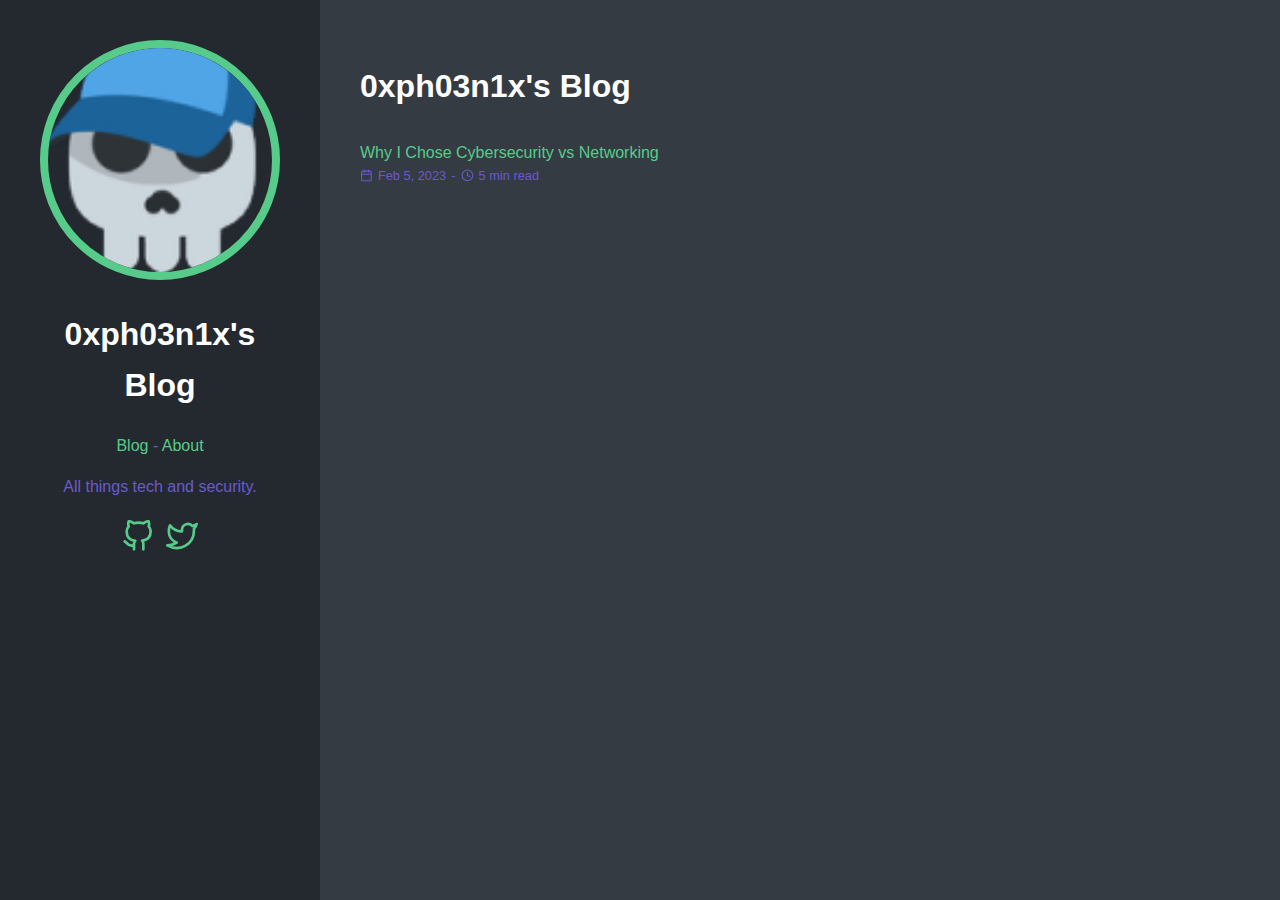
<file: index.html>
<!doctype html><html lang=en-us><head><title>0xph03n1x's Blog</title><link rel="shortcut icon" href=/favicon.ico><meta charset=utf-8><meta name=generator content="Hugo 0.110.0"><meta name=viewport content="width=device-width,initial-scale=1"><meta name=author content="0xph03n1x"><meta name=description content="All things tech and security."><link rel=stylesheet href=/css/main.min.f4b155b9c5dae14152161142c7b62af230585b72daf2a9248a0b385a9d16ac00.css><meta name=twitter:card content="summary"><meta name=twitter:title content="0xph03n1x's Blog"><meta name=twitter:description content="All things tech and security."><meta property="og:title" content="0xph03n1x's Blog"><meta property="og:description" content="All things tech and security."><meta property="og:type" content="website"><meta property="og:url" content="https://0xph03n1x.github.io/"></head><body><header class=app-header><a href=https://0xph03n1x.github.io/><img class=app-header-avatar src=/img/skull_cap.png alt=0xph03n1x></a>
<span class=app-header-title>0xph03n1x's Blog</span><nav class=app-header-menu><a class=app-header-menu-item href=/>Blog</a>
-
<a class=app-header-menu-item href=/about/>About</a></nav><p>All things tech and security.</p><div class=app-header-social><a href=https://github.com/0xph03n1x target=_blank rel="noreferrer noopener me"><svg viewBox="0 0 24 24" fill="none" stroke="currentcolor" stroke-width="2" stroke-linecap="round" stroke-linejoin="round" class="icon icon-github"><title>Github</title><path d="M9 19c-5 1.5-5-2.5-7-3m14 6v-3.87a3.37 3.37.0 00-.94-2.61c3.14-.35 6.44-1.54 6.44-7A5.44 5.44.0 0020 4.77 5.07 5.07.0 0019.91 1S18.73.65 16 2.48a13.38 13.38.0 00-7 0C6.27.65 5.09 1 5.09 1A5.07 5.07.0 005 4.77 5.44 5.44.0 003.5 8.55c0 5.42 3.3 6.61 6.44 7A3.37 3.37.0 009 18.13V22"/></svg></a><a href=https://twitter.com/pho3n1x86 target=_blank rel="noreferrer noopener me"><svg viewBox="0 0 24 24" fill="none" stroke="currentcolor" stroke-width="2" stroke-linecap="round" stroke-linejoin="round" class="icon icon-twitter"><title>Twitter</title><path d="M23 3a10.9 10.9.0 01-3.14 1.53 4.48 4.48.0 00-7.86 3v1A10.66 10.66.0 013 4s-4 9 5 13a11.64 11.64.0 01-7 2c9 5 20 0 20-11.5a4.5 4.5.0 00-.08-.83A7.72 7.72.0 0023 3z"/></svg></a></div></header><main class=app-container><article><h1>0xph03n1x's Blog</h1><ul class=posts-list><li class=posts-list-item><a class=posts-list-item-title href=https://0xph03n1x.github.io/posts/why_security/>Why I Chose Cybersecurity vs Networking</a>
<span class=posts-list-item-description><svg viewBox="0 0 24 24" fill="none" stroke="currentcolor" stroke-width="2" stroke-linecap="round" stroke-linejoin="round" class="icon icon-calendar"><title>calendar</title><rect x="3" y="4" width="18" height="18" rx="2" ry="2"/><line x1="16" y1="2" x2="16" y2="6"/><line x1="8" y1="2" x2="8" y2="6"/><line x1="3" y1="10" x2="21" y2="10"/></svg>Feb 5, 2023
<span class=posts-list-item-separator>-</span><svg viewBox="0 0 24 24" fill="none" stroke="currentcolor" stroke-width="2" stroke-linecap="round" stroke-linejoin="round" class="icon icon-clock"><title>clock</title><circle cx="12" cy="12" r="10"/><polyline points="12 6 12 12 16 14"/></svg>
5 min read</span></li></ul></article></main></body></html>
</file>
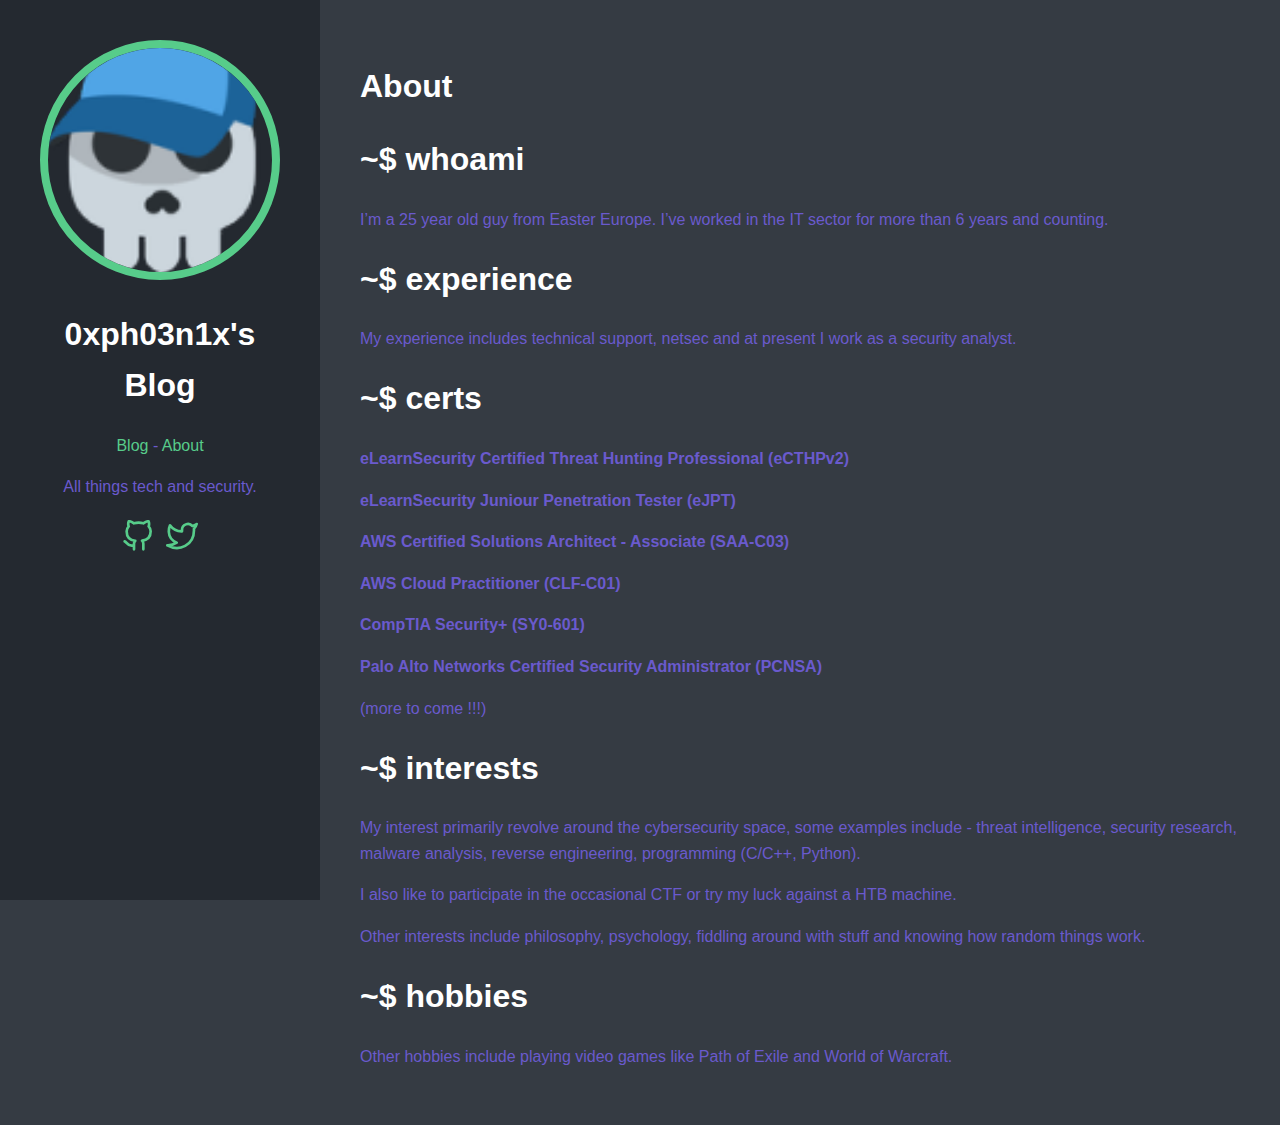
<file: about/index.html>
<!doctype html><html lang=en-us><head><title>About // 0xph03n1x's Blog</title><link rel="shortcut icon" href=/favicon.ico><meta charset=utf-8><meta name=generator content="Hugo 0.110.0"><meta name=viewport content="width=device-width,initial-scale=1"><meta name=author content="0xph03n1x"><meta name=description content><link rel=stylesheet href=/css/main.min.f4b155b9c5dae14152161142c7b62af230585b72daf2a9248a0b385a9d16ac00.css><meta name=twitter:card content="summary"><meta name=twitter:title content="About"><meta name=twitter:description content="~$ whoami I&rsquo;m a 25 year old guy from Easter Europe. I&rsquo;ve worked in the IT sector for more than 6 years and counting.
~$ experience My experience includes technical support, netsec and at present I work as a security analyst.
~$ certs eLearnSecurity Certified Threat Hunting Professional (eCTHPv2)
eLearnSecurity Juniour Penetration Tester (eJPT)
AWS Certified Solutions Architect - Associate (SAA-C03)
AWS Cloud Practitioner (CLF-C01)
CompTIA Security+ (SY0-601)
Palo Alto Networks Certified Security Administrator (PCNSA)"><meta property="og:title" content="About"><meta property="og:description" content="~$ whoami I&rsquo;m a 25 year old guy from Easter Europe. I&rsquo;ve worked in the IT sector for more than 6 years and counting.
~$ experience My experience includes technical support, netsec and at present I work as a security analyst.
~$ certs eLearnSecurity Certified Threat Hunting Professional (eCTHPv2)
eLearnSecurity Juniour Penetration Tester (eJPT)
AWS Certified Solutions Architect - Associate (SAA-C03)
AWS Cloud Practitioner (CLF-C01)
CompTIA Security+ (SY0-601)
Palo Alto Networks Certified Security Administrator (PCNSA)"><meta property="og:type" content="article"><meta property="og:url" content="https://0xph03n1x.github.io/about/"><meta property="article:section" content><meta property="article:published_time" content="2023-02-04T21:34:12+01:00"><meta property="article:modified_time" content="2023-02-04T21:34:12+01:00"></head><body><header class=app-header><a href=https://0xph03n1x.github.io/><img class=app-header-avatar src=/img/skull_cap.png alt=0xph03n1x></a>
<span class=app-header-title>0xph03n1x's Blog</span><nav class=app-header-menu><a class=app-header-menu-item href=/>Blog</a>
-
<a class=app-header-menu-item href=/about/>About</a></nav><p>All things tech and security.</p><div class=app-header-social><a href=https://github.com/0xph03n1x target=_blank rel="noreferrer noopener me"><svg viewBox="0 0 24 24" fill="none" stroke="currentcolor" stroke-width="2" stroke-linecap="round" stroke-linejoin="round" class="icon icon-github"><title>Github</title><path d="M9 19c-5 1.5-5-2.5-7-3m14 6v-3.87a3.37 3.37.0 00-.94-2.61c3.14-.35 6.44-1.54 6.44-7A5.44 5.44.0 0020 4.77 5.07 5.07.0 0019.91 1S18.73.65 16 2.48a13.38 13.38.0 00-7 0C6.27.65 5.09 1 5.09 1A5.07 5.07.0 005 4.77 5.44 5.44.0 003.5 8.55c0 5.42 3.3 6.61 6.44 7A3.37 3.37.0 009 18.13V22"/></svg></a><a href=https://twitter.com/pho3n1x86 target=_blank rel="noreferrer noopener me"><svg viewBox="0 0 24 24" fill="none" stroke="currentcolor" stroke-width="2" stroke-linecap="round" stroke-linejoin="round" class="icon icon-twitter"><title>Twitter</title><path d="M23 3a10.9 10.9.0 01-3.14 1.53 4.48 4.48.0 00-7.86 3v1A10.66 10.66.0 013 4s-4 9 5 13a11.64 11.64.0 01-7 2c9 5 20 0 20-11.5a4.5 4.5.0 00-.08-.83A7.72 7.72.0 0023 3z"/></svg></a></div></header><main class=app-container><article class=post><header class=post-header><h1 class=post-title>About</h1></header><div class=post-content><h1 id=-whoami>~$ whoami</h1><p>I&rsquo;m a 25 year old guy from Easter Europe. I&rsquo;ve worked in the IT sector for more than 6 years and counting.</p><h1 id=-experience>~$ experience</h1><p>My experience includes technical support, netsec and at present I work as a security analyst.</p><h1 id=-certs>~$ certs</h1><p><strong>eLearnSecurity Certified Threat Hunting Professional (eCTHPv2)</strong></p><p><strong>eLearnSecurity Juniour Penetration Tester (eJPT)</strong></p><p><strong>AWS Certified Solutions Architect - Associate (SAA-C03)</strong></p><p><strong>AWS Cloud Practitioner (CLF-C01)</strong></p><p><strong>CompTIA Security+ (SY0-601)</strong></p><p><strong>Palo Alto Networks Certified Security Administrator (PCNSA)</strong></p><p>(more to come !!!)</p><h1 id=-interests>~$ interests</h1><p>My interest primarily revolve around the cybersecurity space, some examples include - threat intelligence, security research, malware analysis, reverse engineering, programming (C/C++, Python).</p><p>I also like to participate in the occasional CTF or try my luck against a HTB machine.</p><p>Other interests include philosophy, psychology, fiddling around with stuff and knowing how random things work.</p><h1 id=-hobbies>~$ hobbies</h1><p>Other hobbies include playing video games like Path of Exile and World of Warcraft.</p></div><div class=post-footer></div></article></main></body></html>
</file>
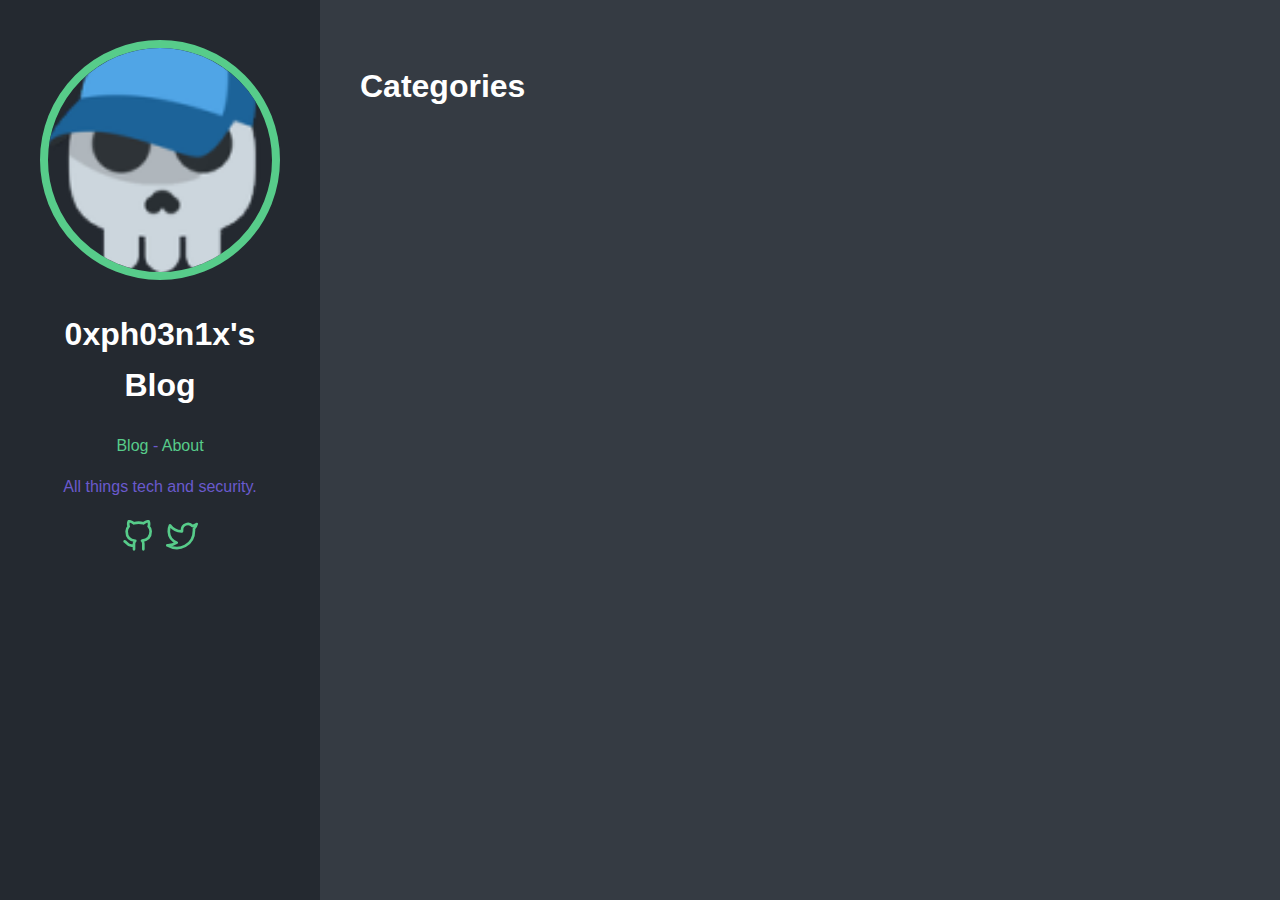
<file: categories/index.html>
<!doctype html><html lang=en-us><head><title>Categories // 0xph03n1x's Blog</title><link rel="shortcut icon" href=/favicon.ico><meta charset=utf-8><meta name=generator content="Hugo 0.110.0"><meta name=viewport content="width=device-width,initial-scale=1"><meta name=author content="0xph03n1x"><meta name=description content><link rel=stylesheet href=/css/main.min.f4b155b9c5dae14152161142c7b62af230585b72daf2a9248a0b385a9d16ac00.css><meta name=twitter:card content="summary"><meta name=twitter:title content="Categories"><meta name=twitter:description content="All things tech and security."><meta property="og:title" content="Categories"><meta property="og:description" content="All things tech and security."><meta property="og:type" content="website"><meta property="og:url" content="https://0xph03n1x.github.io/categories/"></head><body><header class=app-header><a href=https://0xph03n1x.github.io/><img class=app-header-avatar src=/img/skull_cap.png alt=0xph03n1x></a>
<span class=app-header-title>0xph03n1x's Blog</span><nav class=app-header-menu><a class=app-header-menu-item href=/>Blog</a>
-
<a class=app-header-menu-item href=/about/>About</a></nav><p>All things tech and security.</p><div class=app-header-social><a href=https://github.com/0xph03n1x target=_blank rel="noreferrer noopener me"><svg viewBox="0 0 24 24" fill="none" stroke="currentcolor" stroke-width="2" stroke-linecap="round" stroke-linejoin="round" class="icon icon-github"><title>Github</title><path d="M9 19c-5 1.5-5-2.5-7-3m14 6v-3.87a3.37 3.37.0 00-.94-2.61c3.14-.35 6.44-1.54 6.44-7A5.44 5.44.0 0020 4.77 5.07 5.07.0 0019.91 1S18.73.65 16 2.48a13.38 13.38.0 00-7 0C6.27.65 5.09 1 5.09 1A5.07 5.07.0 005 4.77 5.44 5.44.0 003.5 8.55c0 5.42 3.3 6.61 6.44 7A3.37 3.37.0 009 18.13V22"/></svg></a><a href=https://twitter.com/pho3n1x86 target=_blank rel="noreferrer noopener me"><svg viewBox="0 0 24 24" fill="none" stroke="currentcolor" stroke-width="2" stroke-linecap="round" stroke-linejoin="round" class="icon icon-twitter"><title>Twitter</title><path d="M23 3a10.9 10.9.0 01-3.14 1.53 4.48 4.48.0 00-7.86 3v1A10.66 10.66.0 013 4s-4 9 5 13a11.64 11.64.0 01-7 2c9 5 20 0 20-11.5a4.5 4.5.0 00-.08-.83A7.72 7.72.0 0023 3z"/></svg></a></div></header><main class=app-container><article><h1>Categories</h1><ul class=tags-list></ul></article></main></body></html>
</file>
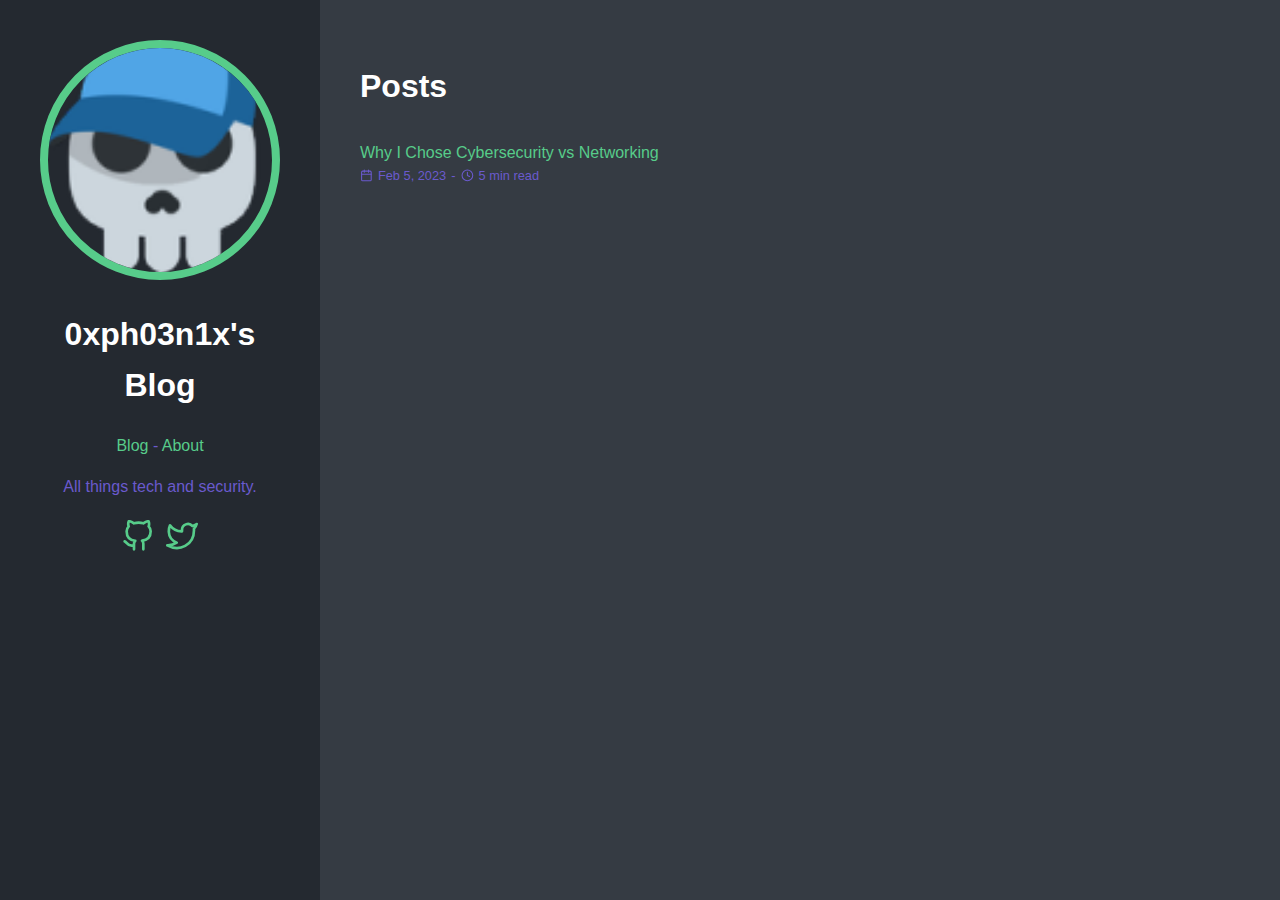
<file: posts/index.html>
<!doctype html><html lang=en-us><head><title>Posts // 0xph03n1x's Blog</title><link rel="shortcut icon" href=/favicon.ico><meta charset=utf-8><meta name=generator content="Hugo 0.110.0"><meta name=viewport content="width=device-width,initial-scale=1"><meta name=author content="0xph03n1x"><meta name=description content><link rel=stylesheet href=/css/main.min.f4b155b9c5dae14152161142c7b62af230585b72daf2a9248a0b385a9d16ac00.css><meta name=twitter:card content="summary"><meta name=twitter:title content="Posts"><meta name=twitter:description content="All things tech and security."><meta property="og:title" content="Posts"><meta property="og:description" content="All things tech and security."><meta property="og:type" content="website"><meta property="og:url" content="https://0xph03n1x.github.io/posts/"></head><body><header class=app-header><a href=https://0xph03n1x.github.io/><img class=app-header-avatar src=/img/skull_cap.png alt=0xph03n1x></a>
<span class=app-header-title>0xph03n1x's Blog</span><nav class=app-header-menu><a class=app-header-menu-item href=/>Blog</a>
-
<a class=app-header-menu-item href=/about/>About</a></nav><p>All things tech and security.</p><div class=app-header-social><a href=https://github.com/0xph03n1x target=_blank rel="noreferrer noopener me"><svg viewBox="0 0 24 24" fill="none" stroke="currentcolor" stroke-width="2" stroke-linecap="round" stroke-linejoin="round" class="icon icon-github"><title>Github</title><path d="M9 19c-5 1.5-5-2.5-7-3m14 6v-3.87a3.37 3.37.0 00-.94-2.61c3.14-.35 6.44-1.54 6.44-7A5.44 5.44.0 0020 4.77 5.07 5.07.0 0019.91 1S18.73.65 16 2.48a13.38 13.38.0 00-7 0C6.27.65 5.09 1 5.09 1A5.07 5.07.0 005 4.77 5.44 5.44.0 003.5 8.55c0 5.42 3.3 6.61 6.44 7A3.37 3.37.0 009 18.13V22"/></svg></a><a href=https://twitter.com/pho3n1x86 target=_blank rel="noreferrer noopener me"><svg viewBox="0 0 24 24" fill="none" stroke="currentcolor" stroke-width="2" stroke-linecap="round" stroke-linejoin="round" class="icon icon-twitter"><title>Twitter</title><path d="M23 3a10.9 10.9.0 01-3.14 1.53 4.48 4.48.0 00-7.86 3v1A10.66 10.66.0 013 4s-4 9 5 13a11.64 11.64.0 01-7 2c9 5 20 0 20-11.5a4.5 4.5.0 00-.08-.83A7.72 7.72.0 0023 3z"/></svg></a></div></header><main class=app-container><article><h1>Posts</h1><ul class=posts-list><li class=posts-list-item><a class=posts-list-item-title href=https://0xph03n1x.github.io/posts/why_security/>Why I Chose Cybersecurity vs Networking</a>
<span class=posts-list-item-description><svg viewBox="0 0 24 24" fill="none" stroke="currentcolor" stroke-width="2" stroke-linecap="round" stroke-linejoin="round" class="icon icon-calendar"><title>calendar</title><rect x="3" y="4" width="18" height="18" rx="2" ry="2"/><line x1="16" y1="2" x2="16" y2="6"/><line x1="8" y1="2" x2="8" y2="6"/><line x1="3" y1="10" x2="21" y2="10"/></svg>Feb 5, 2023
<span class=posts-list-item-separator>-</span><svg viewBox="0 0 24 24" fill="none" stroke="currentcolor" stroke-width="2" stroke-linecap="round" stroke-linejoin="round" class="icon icon-clock"><title>clock</title><circle cx="12" cy="12" r="10"/><polyline points="12 6 12 12 16 14"/></svg>
5 min read</span></li></ul></article></main></body></html>
</file>
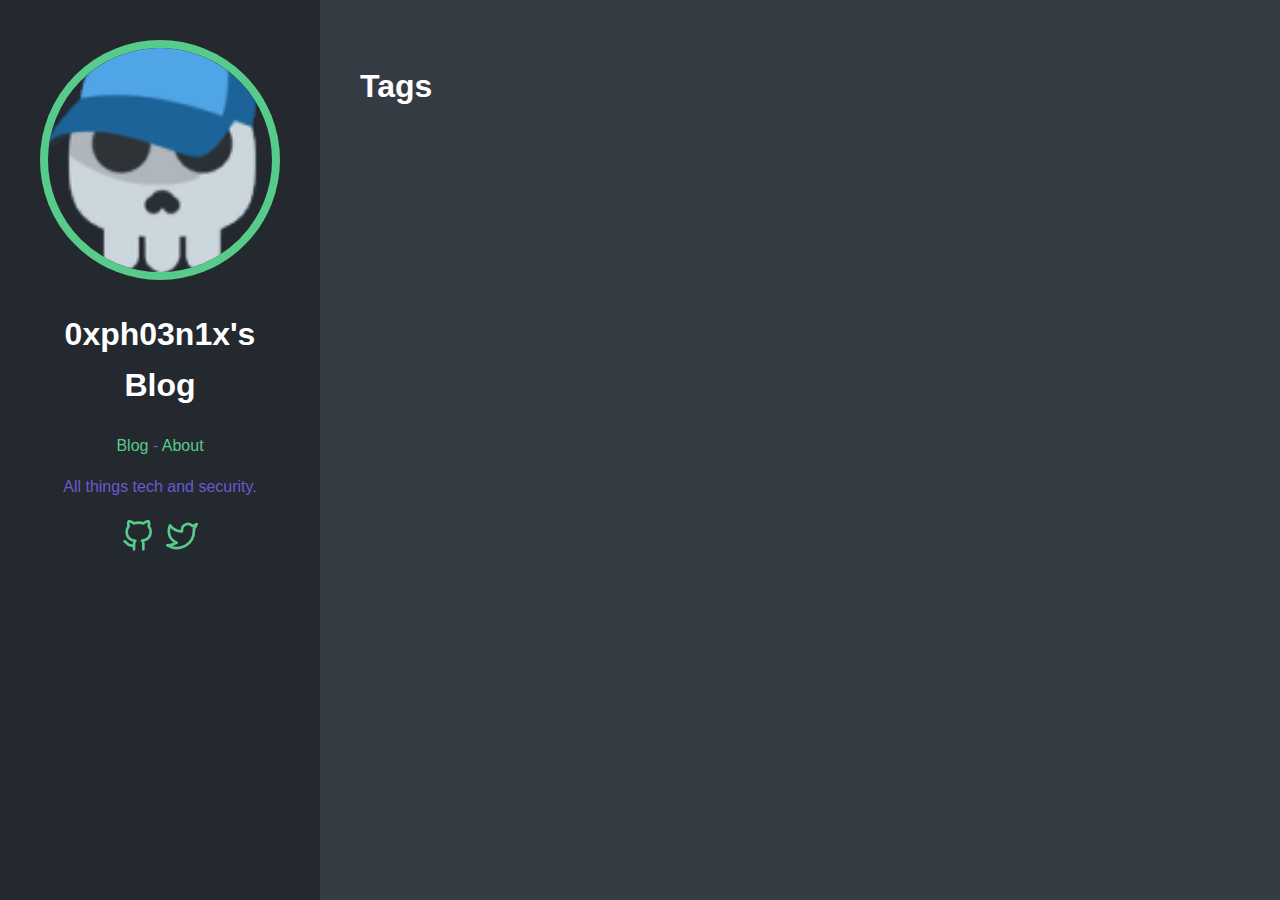
<file: tags/index.html>
<!doctype html><html lang=en-us><head><title>Tags // 0xph03n1x's Blog</title><link rel="shortcut icon" href=/favicon.ico><meta charset=utf-8><meta name=generator content="Hugo 0.110.0"><meta name=viewport content="width=device-width,initial-scale=1"><meta name=author content="0xph03n1x"><meta name=description content><link rel=stylesheet href=/css/main.min.f4b155b9c5dae14152161142c7b62af230585b72daf2a9248a0b385a9d16ac00.css><meta name=twitter:card content="summary"><meta name=twitter:title content="Tags"><meta name=twitter:description content="All things tech and security."><meta property="og:title" content="Tags"><meta property="og:description" content="All things tech and security."><meta property="og:type" content="website"><meta property="og:url" content="https://0xph03n1x.github.io/tags/"></head><body><header class=app-header><a href=https://0xph03n1x.github.io/><img class=app-header-avatar src=/img/skull_cap.png alt=0xph03n1x></a>
<span class=app-header-title>0xph03n1x's Blog</span><nav class=app-header-menu><a class=app-header-menu-item href=/>Blog</a>
-
<a class=app-header-menu-item href=/about/>About</a></nav><p>All things tech and security.</p><div class=app-header-social><a href=https://github.com/0xph03n1x target=_blank rel="noreferrer noopener me"><svg viewBox="0 0 24 24" fill="none" stroke="currentcolor" stroke-width="2" stroke-linecap="round" stroke-linejoin="round" class="icon icon-github"><title>Github</title><path d="M9 19c-5 1.5-5-2.5-7-3m14 6v-3.87a3.37 3.37.0 00-.94-2.61c3.14-.35 6.44-1.54 6.44-7A5.44 5.44.0 0020 4.77 5.07 5.07.0 0019.91 1S18.73.65 16 2.48a13.38 13.38.0 00-7 0C6.27.65 5.09 1 5.09 1A5.07 5.07.0 005 4.77 5.44 5.44.0 003.5 8.55c0 5.42 3.3 6.61 6.44 7A3.37 3.37.0 009 18.13V22"/></svg></a><a href=https://twitter.com/pho3n1x86 target=_blank rel="noreferrer noopener me"><svg viewBox="0 0 24 24" fill="none" stroke="currentcolor" stroke-width="2" stroke-linecap="round" stroke-linejoin="round" class="icon icon-twitter"><title>Twitter</title><path d="M23 3a10.9 10.9.0 01-3.14 1.53 4.48 4.48.0 00-7.86 3v1A10.66 10.66.0 013 4s-4 9 5 13a11.64 11.64.0 01-7 2c9 5 20 0 20-11.5a4.5 4.5.0 00-.08-.83A7.72 7.72.0 0023 3z"/></svg></a></div></header><main class=app-container><article><h1>Tags</h1><ul class=tags-list></ul></article></main></body></html>
</file>
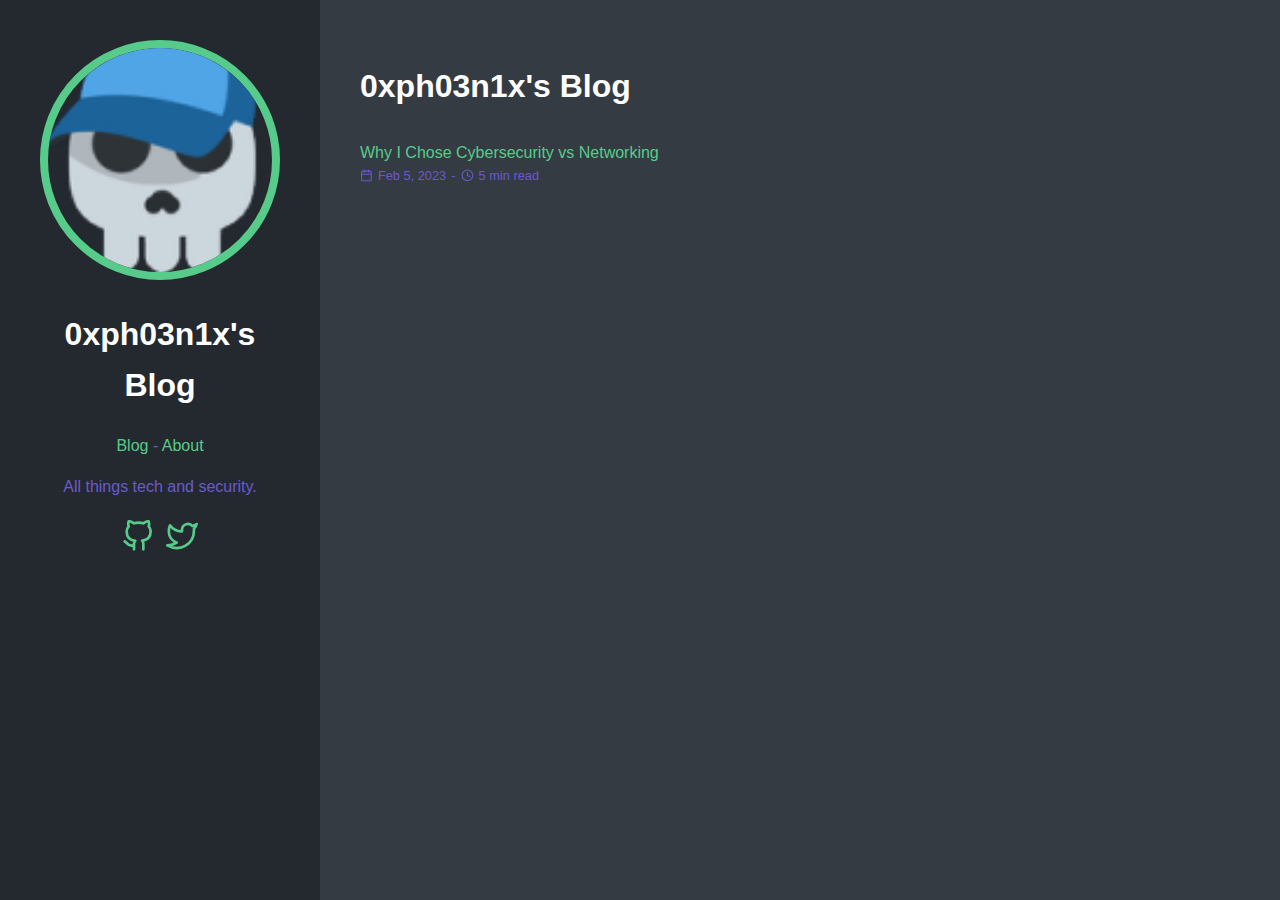
<file: page/1/index.html>
<!doctype html><html lang=en-us><head><title>https://0xph03n1x.github.io/</title><link rel=canonical href=https://0xph03n1x.github.io/><meta name=robots content="noindex"><meta charset=utf-8><meta http-equiv=refresh content="0; url=https://0xph03n1x.github.io/"></head></html>
</file>
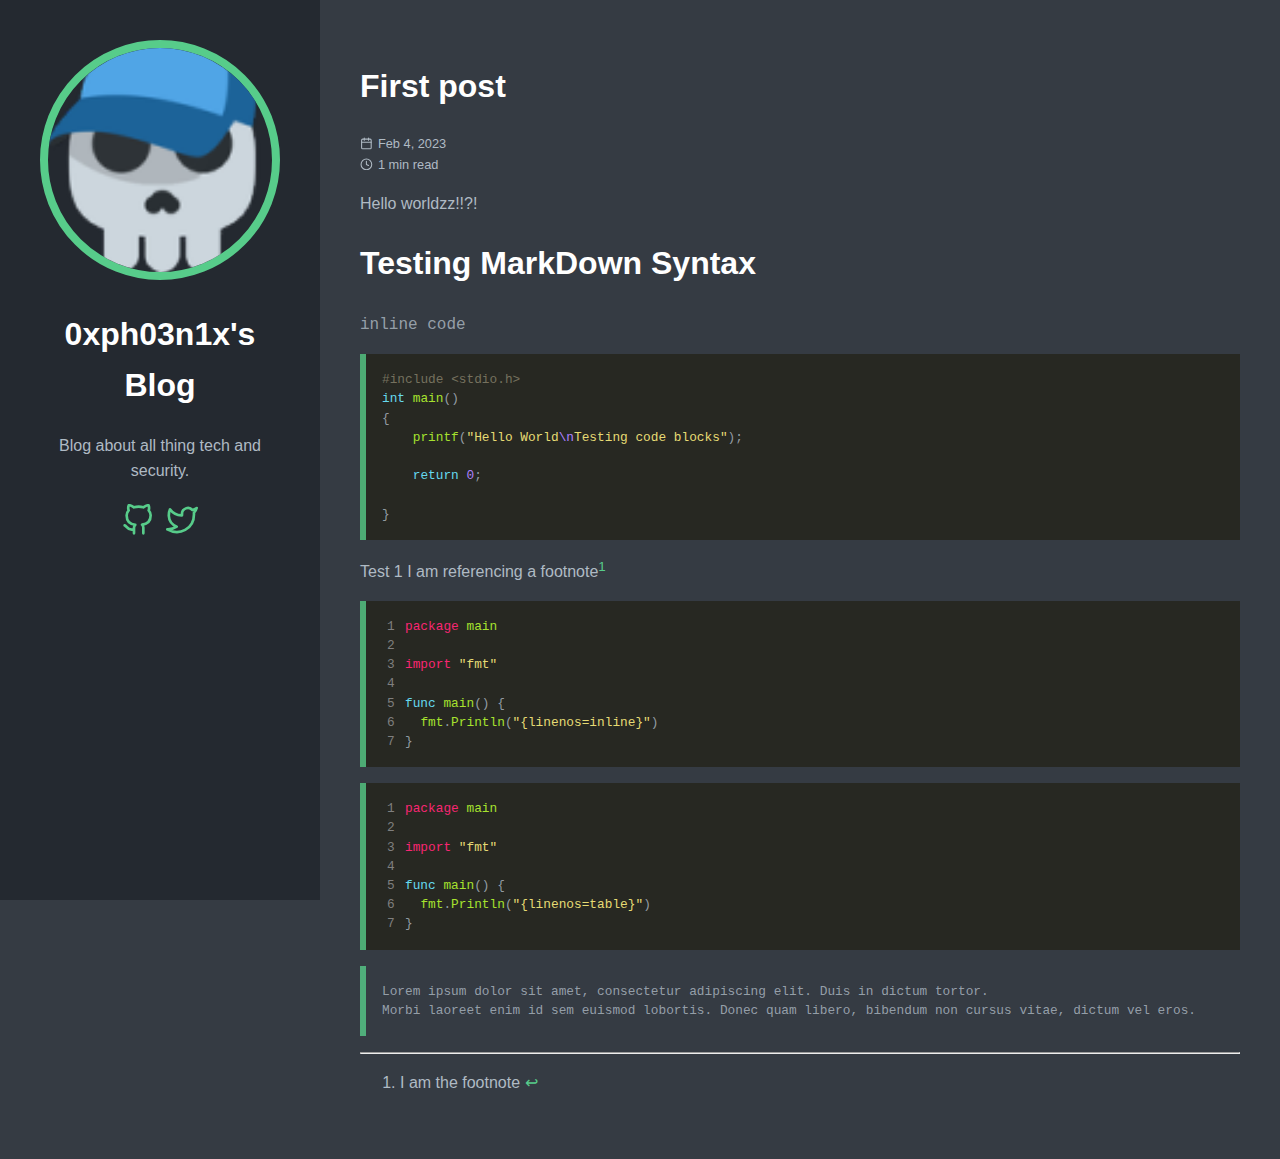
<file: posts/first_post/index.html>
<!doctype html>
<html lang="en-us">
  <head>
    <title>First post // 0xph03n1x&#39;s Blog</title>
    <link rel="shortcut icon" href="/favicon.ico" />
    <meta charset="utf-8" />
    <meta name="generator" content="Hugo 0.109.0">
    <meta name="viewport" content="width=device-width, initial-scale=1" />
    <meta name="author" content="0xph03n1x" />
    <meta name="description" content="" />
    <link rel="stylesheet" href="/css/main.min.3c3c186cd62e563ad6e2f00a89dbee656ab912d1d46f856b5605dd0232521e2a.css" />

    
    <meta name="twitter:card" content="summary"/>
<meta name="twitter:title" content="First post"/>
<meta name="twitter:description" content="Hello worldzz!!?!
Testing MarkDown Syntax inline code
#include &lt;stdio.h&gt; int main() { printf(&#34;Hello World\nTesting code blocks&#34;); return 0; } Test 1 I am referencing a footnote1
1package main 2 3import &#34;fmt&#34; 4 5func main() { 6 fmt.Println(&#34;{linenos=inline}&#34;) 7} 1 2 3 4 5 6 7 package main import &#34;fmt&#34; func main() { fmt.Println(&#34;{linenos=table}&#34;) } Lorem ipsum dolor sit amet, consectetur adipiscing elit. Duis in dictum tortor. Morbi laoreet enim id sem euismod lobortis."/>

    <meta property="og:title" content="First post" />
<meta property="og:description" content="Hello worldzz!!?!
Testing MarkDown Syntax inline code
#include &lt;stdio.h&gt; int main() { printf(&#34;Hello World\nTesting code blocks&#34;); return 0; } Test 1 I am referencing a footnote1
1package main 2 3import &#34;fmt&#34; 4 5func main() { 6 fmt.Println(&#34;{linenos=inline}&#34;) 7} 1 2 3 4 5 6 7 package main import &#34;fmt&#34; func main() { fmt.Println(&#34;{linenos=table}&#34;) } Lorem ipsum dolor sit amet, consectetur adipiscing elit. Duis in dictum tortor. Morbi laoreet enim id sem euismod lobortis." />
<meta property="og:type" content="article" />
<meta property="og:url" content="https://0xph03n1x.github.io/posts/first_post/" /><meta property="article:section" content="posts" />
<meta property="article:published_time" content="2023-02-04T18:56:21+01:00" />
<meta property="article:modified_time" content="2023-02-04T18:56:21+01:00" />


  </head>
  <body>
    <header class="app-header">
      <a href="https://0xph03n1x.github.io/"><img class="app-header-avatar" src="/img/skull_cap.png" alt="0xph03n1x" /></a>
      <span class="app-header-title">0xph03n1x&#39;s Blog</span>
      <p>Blog about all thing tech and security.</p>
      <div class="app-header-social">
        
          <a href="https://github.com/0xph03n1x" target="_blank" rel="noreferrer noopener me">
            <svg viewBox="0 0 24 24" fill="none" stroke="currentColor" stroke-width="2" stroke-linecap="round" stroke-linejoin="round" class="icon icon-github">
  <title>Github</title>
  <path d="M9 19c-5 1.5-5-2.5-7-3m14 6v-3.87a3.37 3.37 0 0 0-.94-2.61c3.14-.35 6.44-1.54 6.44-7A5.44 5.44 0 0 0 20 4.77 5.07 5.07 0 0 0 19.91 1S18.73.65 16 2.48a13.38 13.38 0 0 0-7 0C6.27.65 5.09 1 5.09 1A5.07 5.07 0 0 0 5 4.77a5.44 5.44 0 0 0-1.5 3.78c0 5.42 3.3 6.61 6.44 7A3.37 3.37 0 0 0 9 18.13V22"></path>
</svg>
          </a>
        
          <a href="https://twitter.com/pho3n1x86" target="_blank" rel="noreferrer noopener me">
            <svg viewBox="0 0 24 24" fill="none" stroke="currentColor" stroke-width="2" stroke-linecap="round" stroke-linejoin="round" class="icon icon-twitter">
  <title>Twitter</title>
  <path d="M23 3a10.9 10.9 0 0 1-3.14 1.53 4.48 4.48 0 0 0-7.86 3v1A10.66 10.66 0 0 1 3 4s-4 9 5 13a11.64 11.64 0 0 1-7 2c9 5 20 0 20-11.5a4.5 4.5 0 0 0-.08-.83A7.72 7.72 0 0 0 23 3z"></path>
</svg>
          </a>
        
      </div>
    </header>
    <main class="app-container">
      
  <article class="post">
    <header class="post-header">
      <h1 class ="post-title">First post</h1>
      <div class="post-meta">
        <div>
          <svg viewBox="0 0 24 24" fill="none" stroke="currentColor" stroke-width="2" stroke-linecap="round" stroke-linejoin="round" class="icon icon-calendar">
  <title>calendar</title>
  <rect x="3" y="4" width="18" height="18" rx="2" ry="2"></rect><line x1="16" y1="2" x2="16" y2="6"></line><line x1="8" y1="2" x2="8" y2="6"></line><line x1="3" y1="10" x2="21" y2="10"></line>
</svg>
          Feb 4, 2023
        </div>
        <div>
          <svg viewBox="0 0 24 24" fill="none" stroke="currentColor" stroke-width="2" stroke-linecap="round" stroke-linejoin="round" class="icon icon-clock">
  <title>clock</title>
  <circle cx="12" cy="12" r="10"></circle><polyline points="12 6 12 12 16 14"></polyline>
</svg>
          1 min read
        </div>
      </div>
    </header>
    <div class="post-content">
      <p>Hello worldzz!!?!</p>
<h1 id="testing-markdown-syntax">Testing MarkDown Syntax</h1>
<p><code>inline code</code></p>
<div class="highlight"><pre tabindex="0" style="color:#f8f8f2;background-color:#272822;-moz-tab-size:4;-o-tab-size:4;tab-size:4;"><code class="language-c" data-lang="c"><span style="display:flex;"><span><span style="color:#75715e">#include</span> <span style="color:#75715e">&lt;stdio.h&gt;</span><span style="color:#75715e">
</span></span></span><span style="display:flex;"><span><span style="color:#75715e"></span><span style="color:#66d9ef">int</span> <span style="color:#a6e22e">main</span>()
</span></span><span style="display:flex;"><span>{
</span></span><span style="display:flex;"><span>    <span style="color:#a6e22e">printf</span>(<span style="color:#e6db74">&#34;Hello World</span><span style="color:#ae81ff">\n</span><span style="color:#e6db74">Testing code blocks&#34;</span>);
</span></span><span style="display:flex;"><span>
</span></span><span style="display:flex;"><span>    <span style="color:#66d9ef">return</span> <span style="color:#ae81ff">0</span>;
</span></span><span style="display:flex;"><span>
</span></span><span style="display:flex;"><span>}
</span></span></code></pre></div><p>Test 1
I am referencing a footnote<sup id="fnref:1"><a href="#fn:1" class="footnote-ref" role="doc-noteref">1</a></sup></p>
<div class="highlight"><pre tabindex="0" style="color:#f8f8f2;background-color:#272822;-moz-tab-size:4;-o-tab-size:4;tab-size:4;"><code class="language-go" data-lang="go"><span style="display:flex;"><span style="white-space:pre;user-select:none;margin-right:0.4em;padding:0 0.4em 0 0.4em;color:#7f7f7f">1</span><span><span style="color:#f92672">package</span> <span style="color:#a6e22e">main</span>
</span></span><span style="display:flex;"><span style="white-space:pre;user-select:none;margin-right:0.4em;padding:0 0.4em 0 0.4em;color:#7f7f7f">2</span><span>
</span></span><span style="display:flex;"><span style="white-space:pre;user-select:none;margin-right:0.4em;padding:0 0.4em 0 0.4em;color:#7f7f7f">3</span><span><span style="color:#f92672">import</span> <span style="color:#e6db74">&#34;fmt&#34;</span>
</span></span><span style="display:flex;"><span style="white-space:pre;user-select:none;margin-right:0.4em;padding:0 0.4em 0 0.4em;color:#7f7f7f">4</span><span>
</span></span><span style="display:flex;"><span style="white-space:pre;user-select:none;margin-right:0.4em;padding:0 0.4em 0 0.4em;color:#7f7f7f">5</span><span><span style="color:#66d9ef">func</span> <span style="color:#a6e22e">main</span>() {
</span></span><span style="display:flex;"><span style="white-space:pre;user-select:none;margin-right:0.4em;padding:0 0.4em 0 0.4em;color:#7f7f7f">6</span><span>  <span style="color:#a6e22e">fmt</span>.<span style="color:#a6e22e">Println</span>(<span style="color:#e6db74">&#34;{linenos=inline}&#34;</span>)
</span></span><span style="display:flex;"><span style="white-space:pre;user-select:none;margin-right:0.4em;padding:0 0.4em 0 0.4em;color:#7f7f7f">7</span><span>}
</span></span></code></pre></div><div class="highlight"><div style="color:#f8f8f2;background-color:#272822;-moz-tab-size:4;-o-tab-size:4;tab-size:4;">
<table style="border-spacing:0;padding:0;margin:0;border:0;"><tr><td style="vertical-align:top;padding:0;margin:0;border:0;">
<pre tabindex="0" style="color:#f8f8f2;background-color:#272822;-moz-tab-size:4;-o-tab-size:4;tab-size:4;"><code><span style="white-space:pre;user-select:none;margin-right:0.4em;padding:0 0.4em 0 0.4em;color:#7f7f7f">1
</span><span style="white-space:pre;user-select:none;margin-right:0.4em;padding:0 0.4em 0 0.4em;color:#7f7f7f">2
</span><span style="white-space:pre;user-select:none;margin-right:0.4em;padding:0 0.4em 0 0.4em;color:#7f7f7f">3
</span><span style="white-space:pre;user-select:none;margin-right:0.4em;padding:0 0.4em 0 0.4em;color:#7f7f7f">4
</span><span style="white-space:pre;user-select:none;margin-right:0.4em;padding:0 0.4em 0 0.4em;color:#7f7f7f">5
</span><span style="white-space:pre;user-select:none;margin-right:0.4em;padding:0 0.4em 0 0.4em;color:#7f7f7f">6
</span><span style="white-space:pre;user-select:none;margin-right:0.4em;padding:0 0.4em 0 0.4em;color:#7f7f7f">7
</span></code></pre></td>
<td style="vertical-align:top;padding:0;margin:0;border:0;;width:100%">
<pre tabindex="0" style="color:#f8f8f2;background-color:#272822;-moz-tab-size:4;-o-tab-size:4;tab-size:4;"><code class="language-go" data-lang="go"><span style="display:flex;"><span><span style="color:#f92672">package</span> <span style="color:#a6e22e">main</span>
</span></span><span style="display:flex;"><span>
</span></span><span style="display:flex;"><span><span style="color:#f92672">import</span> <span style="color:#e6db74">&#34;fmt&#34;</span>
</span></span><span style="display:flex;"><span>
</span></span><span style="display:flex;"><span><span style="color:#66d9ef">func</span> <span style="color:#a6e22e">main</span>() {
</span></span><span style="display:flex;"><span>  <span style="color:#a6e22e">fmt</span>.<span style="color:#a6e22e">Println</span>(<span style="color:#e6db74">&#34;{linenos=table}&#34;</span>)
</span></span><span style="display:flex;"><span>}
</span></span></code></pre></td></tr></table>
</div>
</div><pre tabindex="0"><code>Lorem ipsum dolor sit amet, consectetur adipiscing elit. Duis in dictum tortor.
Morbi laoreet enim id sem euismod lobortis. Donec quam libero, bibendum non cursus vitae, dictum vel eros.
</code></pre><div class="footnotes" role="doc-endnotes">
<hr>
<ol>
<li id="fn:1">
<p>I am the footnote&#160;<a href="#fnref:1" class="footnote-backref" role="doc-backlink">&#x21a9;&#xfe0e;</a></p>
</li>
</ol>
</div>

    </div>
    <div class="post-footer">
      
    </div>
  </article>

    </main>
  </body>
</html>
</file>
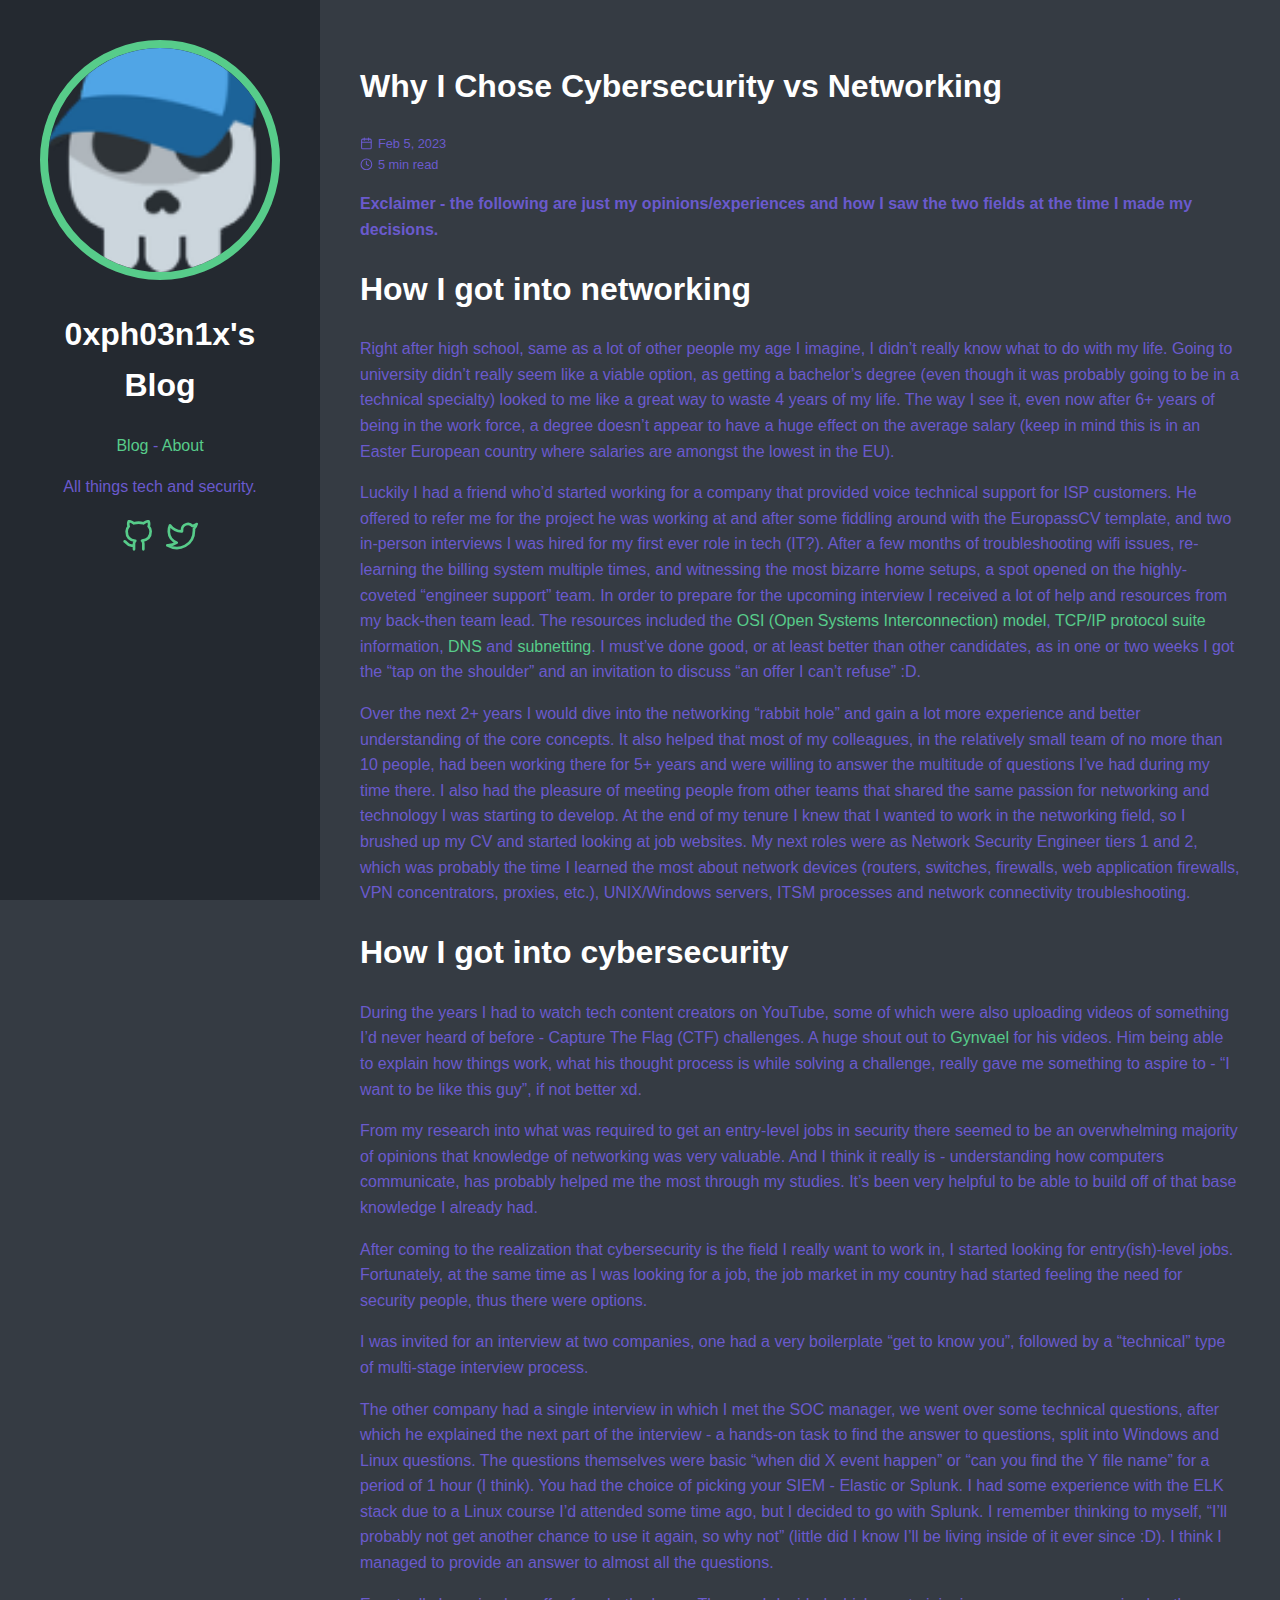
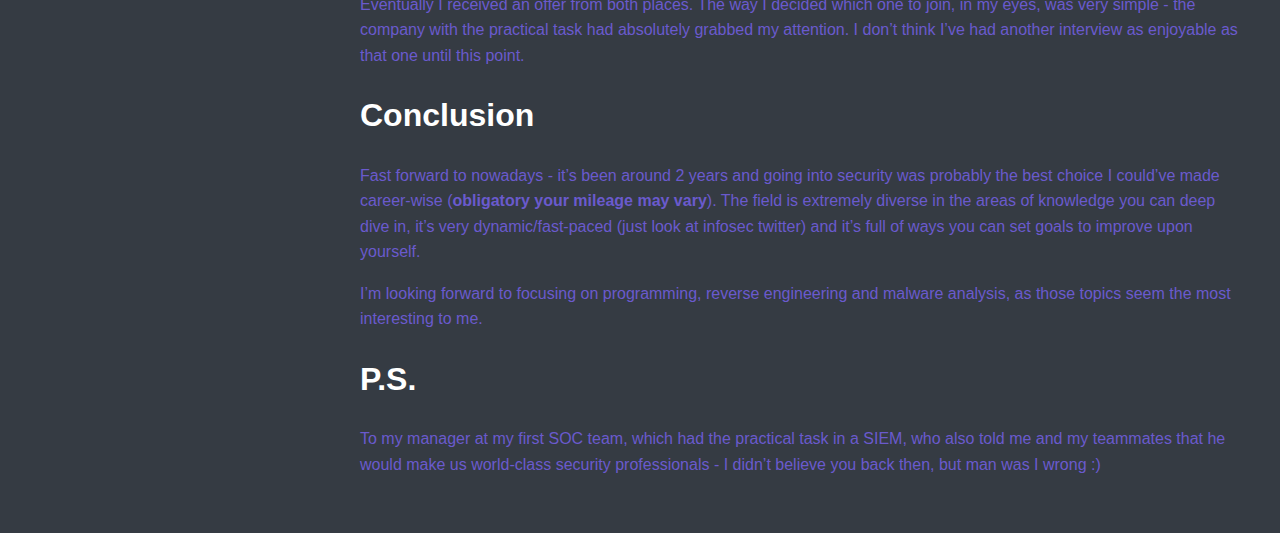
<file: posts/why_security/index.html>
<!doctype html><html lang=en-us><head><title>Why I Chose Cybersecurity vs Networking // 0xph03n1x's Blog</title><link rel="shortcut icon" href=/favicon.ico><meta charset=utf-8><meta name=generator content="Hugo 0.110.0"><meta name=viewport content="width=device-width,initial-scale=1"><meta name=author content="0xph03n1x"><meta name=description content><link rel=stylesheet href=/css/main.min.f4b155b9c5dae14152161142c7b62af230585b72daf2a9248a0b385a9d16ac00.css><meta name=twitter:card content="summary"><meta name=twitter:title content="Why I Chose Cybersecurity vs Networking"><meta name=twitter:description content="Exclaimer - the following are just my opinions/experiences and how I saw the two fields at the time I made my decisions.
How I got into networking Right after high school, same as a lot of other people my age I imagine, I didn&rsquo;t really know what to do with my life. Going to university didn&rsquo;t really seem like a viable option, as getting a bachelor&rsquo;s degree (even though it was probably going to be in a technical specialty) looked to me like a great way to waste 4 years of my life."><meta property="og:title" content="Why I Chose Cybersecurity vs Networking"><meta property="og:description" content="Exclaimer - the following are just my opinions/experiences and how I saw the two fields at the time I made my decisions.
How I got into networking Right after high school, same as a lot of other people my age I imagine, I didn&rsquo;t really know what to do with my life. Going to university didn&rsquo;t really seem like a viable option, as getting a bachelor&rsquo;s degree (even though it was probably going to be in a technical specialty) looked to me like a great way to waste 4 years of my life."><meta property="og:type" content="article"><meta property="og:url" content="https://0xph03n1x.github.io/posts/why_security/"><meta property="article:section" content="posts"><meta property="article:published_time" content="2023-02-05T17:10:48+01:00"><meta property="article:modified_time" content="2023-02-05T17:10:48+01:00"></head><body><header class=app-header><a href=https://0xph03n1x.github.io/><img class=app-header-avatar src=/img/skull_cap.png alt=0xph03n1x></a>
<span class=app-header-title>0xph03n1x's Blog</span><nav class=app-header-menu><a class=app-header-menu-item href=/>Blog</a>
-
<a class=app-header-menu-item href=/about/>About</a></nav><p>All things tech and security.</p><div class=app-header-social><a href=https://github.com/0xph03n1x target=_blank rel="noreferrer noopener me"><svg viewBox="0 0 24 24" fill="none" stroke="currentcolor" stroke-width="2" stroke-linecap="round" stroke-linejoin="round" class="icon icon-github"><title>Github</title><path d="M9 19c-5 1.5-5-2.5-7-3m14 6v-3.87a3.37 3.37.0 00-.94-2.61c3.14-.35 6.44-1.54 6.44-7A5.44 5.44.0 0020 4.77 5.07 5.07.0 0019.91 1S18.73.65 16 2.48a13.38 13.38.0 00-7 0C6.27.65 5.09 1 5.09 1A5.07 5.07.0 005 4.77 5.44 5.44.0 003.5 8.55c0 5.42 3.3 6.61 6.44 7A3.37 3.37.0 009 18.13V22"/></svg></a><a href=https://twitter.com/pho3n1x86 target=_blank rel="noreferrer noopener me"><svg viewBox="0 0 24 24" fill="none" stroke="currentcolor" stroke-width="2" stroke-linecap="round" stroke-linejoin="round" class="icon icon-twitter"><title>Twitter</title><path d="M23 3a10.9 10.9.0 01-3.14 1.53 4.48 4.48.0 00-7.86 3v1A10.66 10.66.0 013 4s-4 9 5 13a11.64 11.64.0 01-7 2c9 5 20 0 20-11.5a4.5 4.5.0 00-.08-.83A7.72 7.72.0 0023 3z"/></svg></a></div></header><main class=app-container><article class=post><header class=post-header><h1 class=post-title>Why I Chose Cybersecurity vs Networking</h1><div class=post-meta><div><svg viewBox="0 0 24 24" fill="none" stroke="currentcolor" stroke-width="2" stroke-linecap="round" stroke-linejoin="round" class="icon icon-calendar"><title>calendar</title><rect x="3" y="4" width="18" height="18" rx="2" ry="2"/><line x1="16" y1="2" x2="16" y2="6"/><line x1="8" y1="2" x2="8" y2="6"/><line x1="3" y1="10" x2="21" y2="10"/></svg>Feb 5, 2023</div><div><svg viewBox="0 0 24 24" fill="none" stroke="currentcolor" stroke-width="2" stroke-linecap="round" stroke-linejoin="round" class="icon icon-clock"><title>clock</title><circle cx="12" cy="12" r="10"/><polyline points="12 6 12 12 16 14"/></svg>5 min read</div></div></header><div class=post-content><p><strong>Exclaimer - the following are just my opinions/experiences and how I saw the two fields at the time I made my decisions.</strong></p><h1 id=how-i-got-into-networking>How I got into networking</h1><p>Right after high school, same as a lot of other people my age I imagine, I didn&rsquo;t really know what to do with my life. Going to university didn&rsquo;t really seem like a viable option, as getting a bachelor&rsquo;s degree (even though it was probably going to be in a technical specialty) looked to me like a great way to waste 4 years of my life.
The way I see it, even now after 6+ years of being in the work force, a degree doesn&rsquo;t appear to have a huge effect on the average salary (keep in mind this is in an Easter European country where salaries are amongst the lowest in the EU).</p><p>Luckily I had a friend who&rsquo;d started working for a company that provided voice technical support for ISP customers. He offered to refer me for the project he was working at and after some fiddling around with the EuropassCV template, and two in-person interviews I was hired for my first ever role in tech (IT?).
After a few months of troubleshooting wifi issues, re-learning the billing system multiple times, and witnessing the most bizarre home setups, a spot opened on the highly-coveted &ldquo;engineer support&rdquo; team. In order to prepare for the upcoming interview I received a lot of help and resources from my back-then team lead. The resources included the <a href=https://en.wikipedia.org/wiki/OSI_model>OSI (Open Systems Interconnection) model</a>, <a href=https://en.wikipedia.org/wiki/Internet_protocol_suite>TCP/IP protocol suite</a> information, <a href=https://en.wikipedia.org/wiki/Domain_Name_System>DNS</a> and <a href=https://en.wikipedia.org/wiki/Subnetwork>subnetting</a>. I must&rsquo;ve done good, or at least better than other candidates, as in one or two weeks I got the &ldquo;tap on the shoulder&rdquo; and an invitation to discuss &ldquo;an offer I can&rsquo;t refuse&rdquo; :D.</p><p>Over the next 2+ years I would dive into the networking &ldquo;rabbit hole&rdquo; and gain a lot more experience and better understanding of the core concepts. It also helped that most of my colleagues, in the relatively small team of no more than 10 people, had been working there for 5+ years and were willing to answer the multitude of questions I&rsquo;ve had during my time there. I also had the pleasure of meeting people from other teams that shared the same passion for networking and technology I was starting to develop.
At the end of my tenure I knew that I wanted to work in the networking field, so I brushed up my CV and started looking at job websites.
My next roles were as Network Security Engineer tiers 1 and 2, which was probably the time I learned the most about network devices (routers, switches, firewalls, web application firewalls, VPN concentrators, proxies, etc.), UNIX/Windows servers, ITSM processes and network connectivity troubleshooting.</p><h1 id=how-i-got-into-cybersecurity>How I got into cybersecurity</h1><p>During the years I had to watch tech content creators on YouTube, some of which were also uploading videos of something I&rsquo;d never heard of before - Capture The Flag (CTF) challenges. A huge shout out to <a href=https://www.youtube.com/@GynvaelEN>Gynvael</a> for his videos. Him being able to explain how things work, what his thought process is while solving a challenge, really gave me something to aspire to - &ldquo;I want to be like this guy&rdquo;, if not better xd.</p><p>From my research into what was required to get an entry-level jobs in security there seemed to be an overwhelming majority of opinions that knowledge of networking was very valuable. And I think it really is - understanding how computers communicate, has probably helped me the most through my studies. It&rsquo;s been very helpful to be able to build off of that base knowledge I already had.</p><p>After coming to the realization that cybersecurity is the field I really want to work in, I started looking for entry(ish)-level jobs. Fortunately, at the same time as I was looking for a job, the job market in my country had started feeling the need for security people, thus there were options.</p><p>I was invited for an interview at two companies, one had a very boilerplate &ldquo;get to know you&rdquo;, followed by a &ldquo;technical&rdquo; type of multi-stage interview process.</p><p>The other company had a single interview in which I met the SOC manager, we went over some technical questions, after which he explained the next part of the interview - a hands-on task to find the answer to questions, split into Windows and Linux questions.
The questions themselves were basic &ldquo;when did X event happen&rdquo; or &ldquo;can you find the Y file name&rdquo; for a period of 1 hour (I think). You had the choice of picking your SIEM - Elastic or Splunk. I had some experience with the ELK stack due to a Linux course I&rsquo;d attended some time ago, but I decided to go with Splunk. I remember thinking to myself, &ldquo;I&rsquo;ll probably not get another chance to use it again, so why not&rdquo; (little did I know I&rsquo;ll be living inside of it ever since :D). I think I managed to provide an answer to almost all the questions.</p><p>Eventually I received an offer from both places. The way I decided which one to join, in my eyes, was very simple - the company with the practical task had absolutely grabbed my attention. I don&rsquo;t think I&rsquo;ve had another interview as enjoyable as that one until this point.</p><h1 id=conclusion>Conclusion</h1><p>Fast forward to nowadays - it&rsquo;s been around 2 years and going into security was probably the best choice I could&rsquo;ve made career-wise (<strong>obligatory your mileage may vary</strong>). The field is extremely diverse in the areas of knowledge you can deep dive in, it&rsquo;s very dynamic/fast-paced (just look at infosec twitter) and it&rsquo;s full of ways you can set goals to improve upon yourself.</p><p>I&rsquo;m looking forward to focusing on programming, reverse engineering and malware analysis, as those topics seem the most interesting to me.</p><h1 id=ps>P.S.</h1><p>To my manager at my first SOC team, which had the practical task in a SIEM, who also told me and my teammates that he would make us world-class security professionals - I didn&rsquo;t believe you back then, but man was I wrong :)</p></div><div class=post-footer></div></article></main></body></html>
</file>
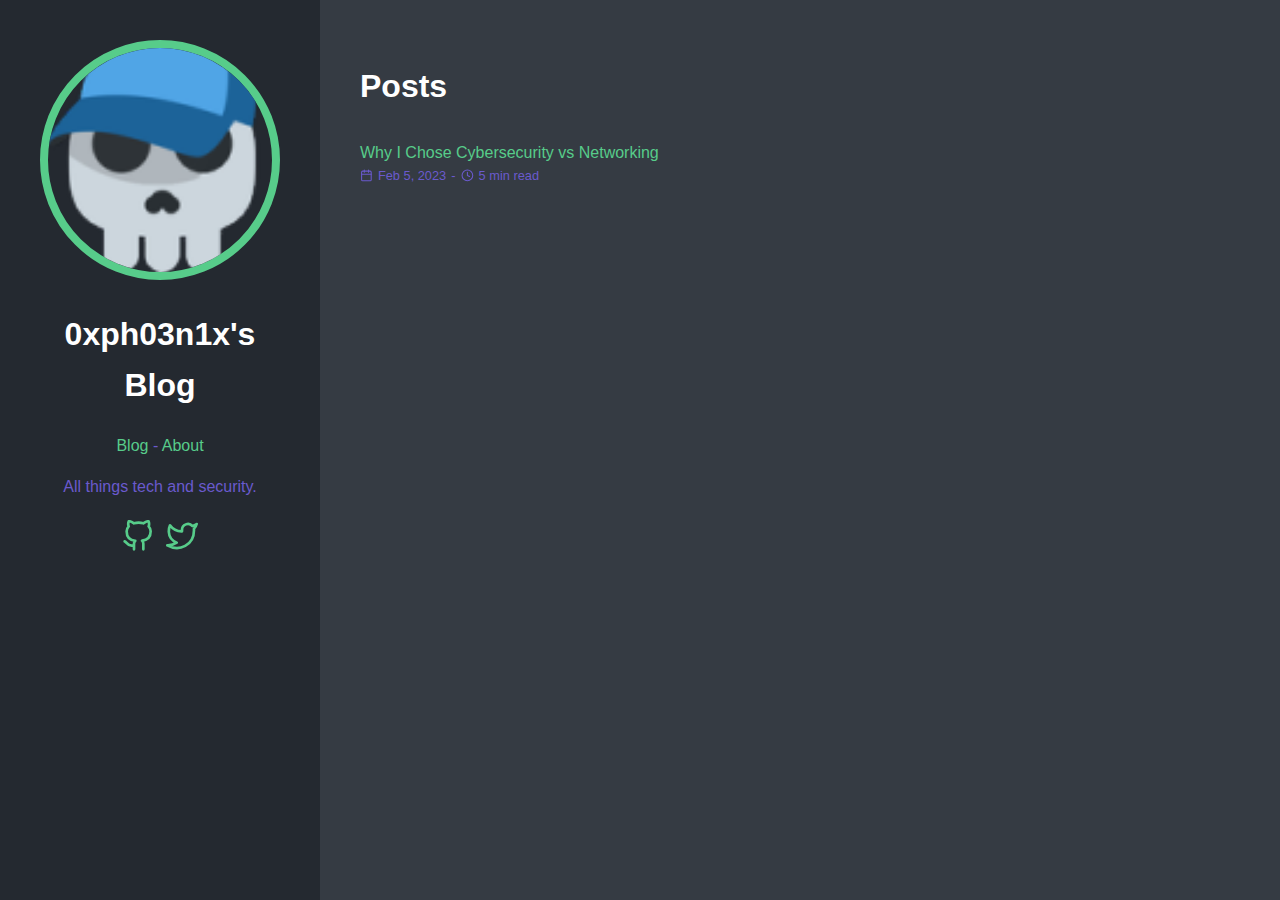
<file: posts/page/1/index.html>
<!doctype html><html lang=en-us><head><title>https://0xph03n1x.github.io/posts/</title><link rel=canonical href=https://0xph03n1x.github.io/posts/><meta name=robots content="noindex"><meta charset=utf-8><meta http-equiv=refresh content="0; url=https://0xph03n1x.github.io/posts/"></head></html>
</file>
<file: css/main.min.3c3c186cd62e563ad6e2f00a89dbee656ab912d1d46f856b5605dd0232521e2a.css>
*{box-sizing:border-box}html{line-height:1.6}body{margin:0;font-family:sans-serif;background:#353b43;color:#afbac4}h1,h2,h3,h4,h5,h6{color:#fff}a{color:#57cc8a;transition:color .35s;text-decoration:none}a:hover{color:#fff}code{font-family:monospace,monospace;font-size:1em;color:rgba(175,186,196,.8);text-size-adjust:100%;-ms-text-size-adjust:100%;-moz-text-size-adjust:100%;-webkit-text-size-adjust:100%}pre{font-size:1rem;line-height:1.2em;margin:0;overflow:auto}pre code{font-size:.8em}::selection{background:rgba(175,186,196,.25)}::-moz-selection{background:rgba(175,186,196,.25)}.app-header{padding:2.5em;background:#242930;text-align:center}.app-header-avatar{width:15rem;height:15rem;border-radius:100%;border:.5rem solid #57cc8a}.app-container{padding:2.5rem}.app-header-social{display:flex;align-items:center;justify-content:center;font-size:2em;color:#fff}.app-header-social a:not(:last-child){margin-right:.4em}.app-header-title{color:#fff;display:block;font-size:2em;margin:.67em 0;font-weight:700}@media(min-width:940px){.app-header{position:fixed;top:0;left:0;width:20rem;min-height:100vh}.app-container{max-width:65rem;margin-left:20rem}}.error-404{text-align:center}.error-404-title{text-transform:uppercase}.icon{display:inline-block;width:1em;height:1em;margin-top:-.125em}.pagination{display:block;list-style:none;padding:0;font-size:.8em;text-align:center;margin:3em 0}.page-item{display:inline-block}.page-item .page-link{display:flex;align-items:center;justify-content:center;width:1.8rem;height:1.8rem}.page-item.active .page-link{color:#fff;border-radius:2em;background:#57cc8a}.post-title{color:#fff}.post-meta>div{display:flex;align-items:center;font-size:.8em}.post-meta>div>.icon{margin-right:.4em}.post-content>pre,.post-content .highlight{margin:1em 0}.post-content>pre,.post-content .highlight>pre,.post-content .highlight>div{border-left:.4em solid rgba(87,204,138,.8);padding:1em}.post-content blockquote{border-left:.4em solid rgba(87,204,138,.8);margin:1em 0;padding:.5em 1em;background:#242930}.post-content blockquote p{margin:.5em 0}.post-content img{max-width:100%}.posts-list{padding:0}.posts-list-item{list-style:none;padding:.4em 0}.posts-list-item:not(:last-child){border-bottom:1px dashed rgba(255,255,255,.3)}.posts-list-item-description{display:flex;align-items:center;font-size:.8em}.posts-list-item-description>.icon{margin-right:.4em}.posts-list-item-separator{margin:0 .4em}.tag{display:inline-block;margin-right:.2em;padding:0 .6em;font-size:.9em;border-radius:.2em;white-space:nowrap;background:rgba(255,255,255,.1);transition:color .35s,background .35s}.tag:hover{transition:color .25s,background .05s;background:rgba(255,255,255,.3)}.tags-list{padding:0}.tags-list-item{display:flex;align-items:center;list-style:none;padding:.4em 0}.tags-list-item>.icon{margin-right:.4em}.tags-list-item:not(:last-child){border-bottom:1px dashed rgba(255,255,255,.3)}@media(min-width:450px){.tags-list{display:flex;flex-wrap:wrap}.tags-list-item{width:calc(50% - 1em)}.tags-list-item:nth-child(even){margin-left:1em}.tags-list-item:nth-last-child(2){border:none}}
</file>
